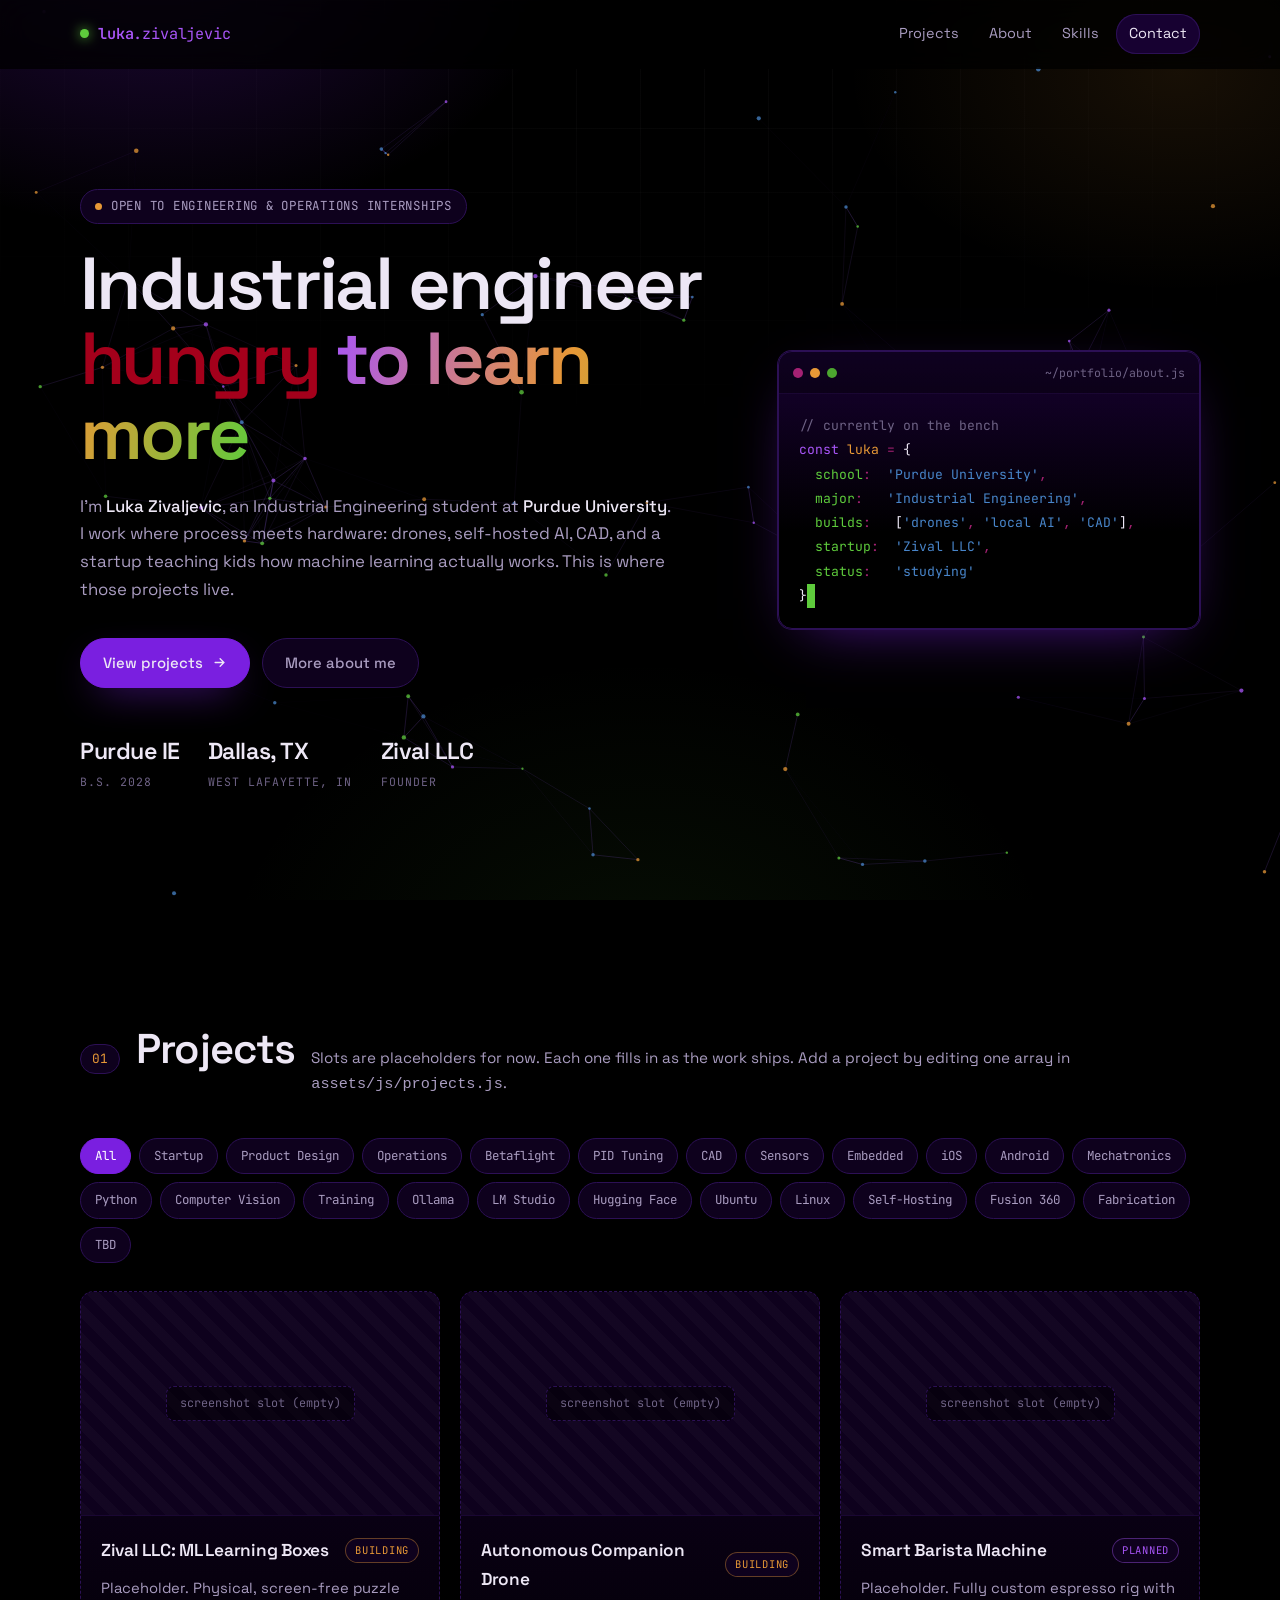
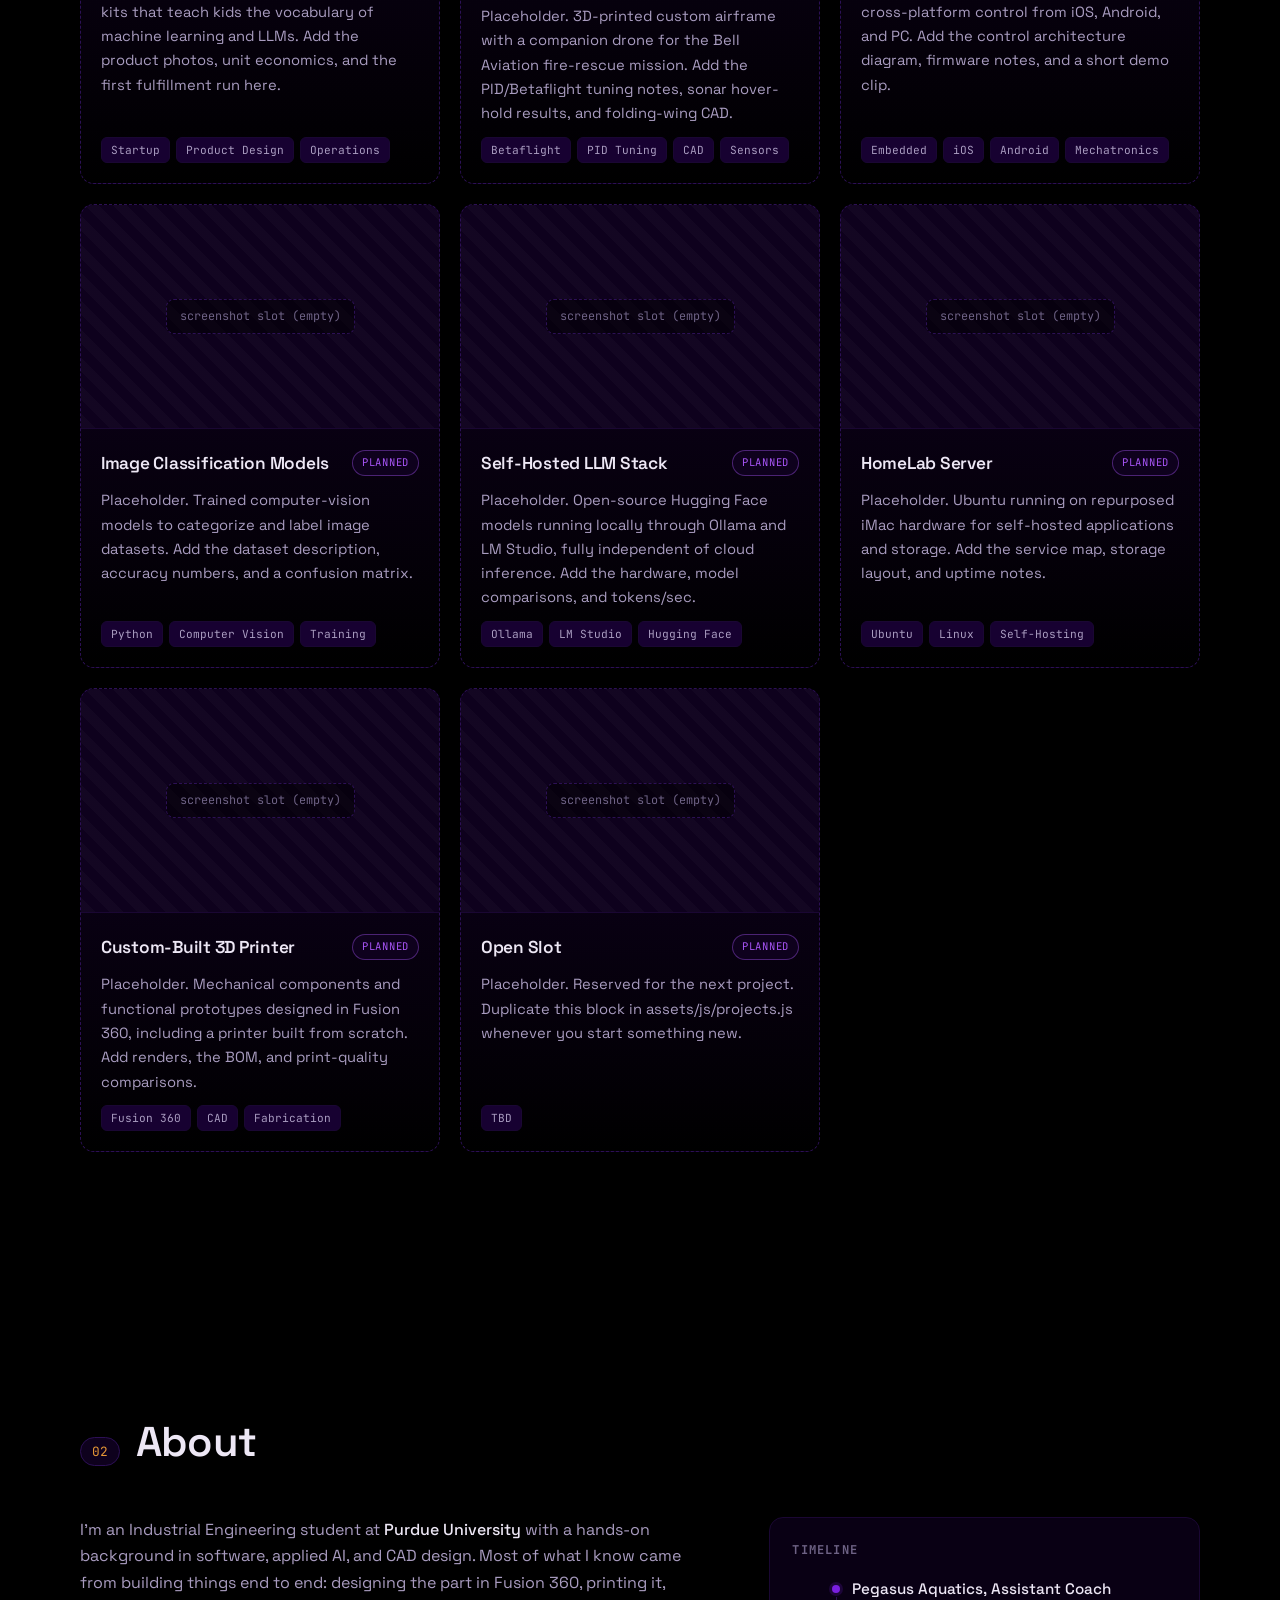
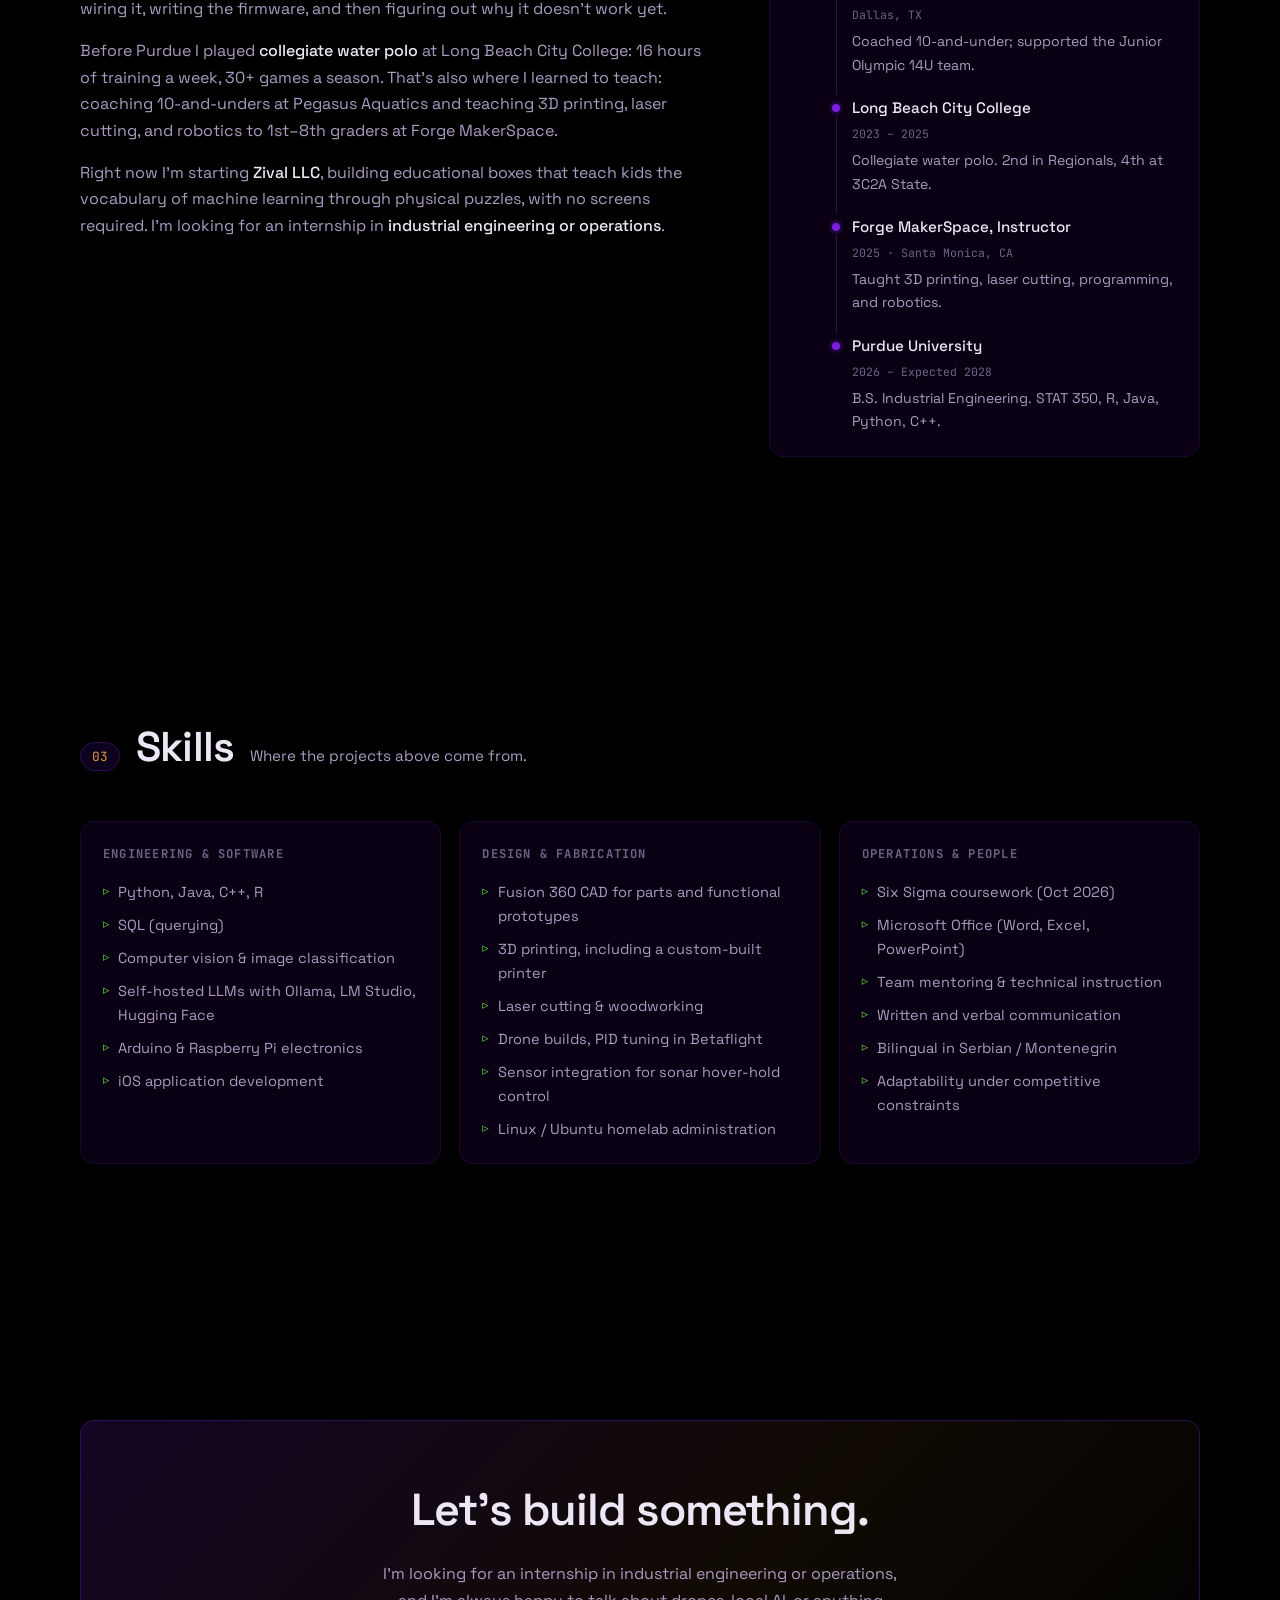
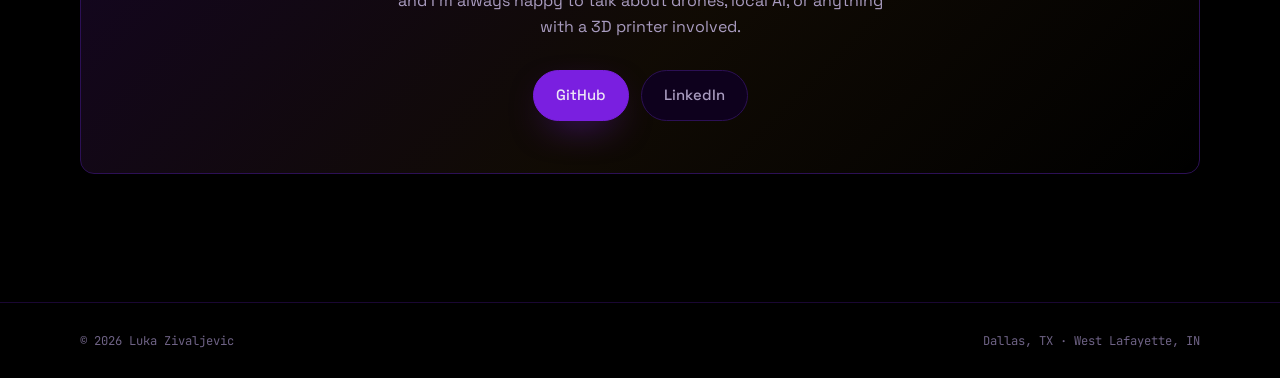
<file: index.html>
<!doctype html>
<html lang="en">
<head>
  <meta charset="utf-8" />
  <meta name="viewport" content="width=device-width, initial-scale=1" />
  <title>Luka Zivaljevic | Industrial Engineering Portfolio</title>
  <meta name="description" content="Portfolio of Luka Zivaljevic, an Industrial Engineering student at Purdue University building hardware, applied AI, and CAD projects." />
  <meta name="color-scheme" content="dark" />
  <meta name="theme-color" content="#000000" />
  <meta name="author" content="Luka Zivaljevic" />
  <link rel="canonical" href="https://luka.zivaljevic.net/" />
  <meta name="robots" content="index, follow, max-image-preview:large, max-snippet:-1" />

  <meta property="og:type" content="website" />
  <meta property="og:site_name" content="Luka Zivaljevic" />
  <meta property="og:locale" content="en_US" />
  <meta property="og:url" content="https://luka.zivaljevic.net/" />
  <meta property="og:title" content="Luka Zivaljevic | Industrial Engineering Portfolio" />
  <meta property="og:description" content="Hardware, applied AI, and CAD projects from an Industrial Engineering student at Purdue University." />
  <meta property="og:image" content="https://luka.zivaljevic.net/assets/img/og-image.png" />
  <meta property="og:image:width" content="1200" />
  <meta property="og:image:height" content="630" />
  <meta property="og:image:alt" content="Luka Zivaljevic, Industrial Engineering at Purdue University" />

  <meta name="twitter:card" content="summary_large_image" />
  <meta name="twitter:title" content="Luka Zivaljevic | Industrial Engineering Portfolio" />
  <meta name="twitter:description" content="Hardware, applied AI, and CAD projects from an Industrial Engineering student at Purdue University." />
  <meta name="twitter:image" content="https://luka.zivaljevic.net/assets/img/og-image.png" />

  <script type="application/ld+json">
  {
    "@context": "https://schema.org",
    "@graph": [
      {
        "@type": "WebSite",
        "@id": "https://luka.zivaljevic.net/#website",
        "url": "https://luka.zivaljevic.net/",
        "name": "Luka Zivaljevic | Industrial Engineering Portfolio",
        "inLanguage": "en-US",
        "publisher": { "@id": "https://luka.zivaljevic.net/#person" }
      },
      {
        "@type": "ProfilePage",
        "@id": "https://luka.zivaljevic.net/#profilepage",
        "url": "https://luka.zivaljevic.net/",
        "name": "Luka Zivaljevic | Industrial Engineering Portfolio",
        "isPartOf": { "@id": "https://luka.zivaljevic.net/#website" },
        "about": { "@id": "https://luka.zivaljevic.net/#person" },
        "primaryImageOfPage": "https://luka.zivaljevic.net/assets/img/og-image.png"
      },
      {
        "@type": "Person",
        "@id": "https://luka.zivaljevic.net/#person",
        "name": "Luka Zivaljevic",
        "url": "https://luka.zivaljevic.net/",
        "image": "https://luka.zivaljevic.net/assets/img/og-image.png",
        "jobTitle": "Industrial Engineering Student",
        "description": "Industrial Engineering student at Purdue University building drones, self-hosted AI, and CAD projects, and founder of Zival LLC.",
        "alumniOf": [
          { "@type": "CollegeOrUniversity", "name": "Purdue University" },
          { "@type": "CollegeOrUniversity", "name": "Long Beach City College" }
        ],
        "affiliation": { "@type": "CollegeOrUniversity", "name": "Purdue University" },
        "knowsLanguage": ["English", "Serbian"],
        "knowsAbout": [
          "Industrial Engineering", "Operations", "Process Improvement", "Six Sigma",
          "CAD", "Fusion 360", "3D Printing", "Drones", "Machine Learning",
          "Computer Vision", "Self-Hosted Language Models", "Python", "Java", "C++"
        ],
        "sameAs": [
          "https://github.com/luka-zivaljevic",
          "https://www.linkedin.com/in/luka-zivaljevic/"
        ]
      }
    ]
  }
  </script>

  <link rel="icon" href="assets/img/favicon.svg" type="image/svg+xml" />
  <link rel="preconnect" href="https://fonts.googleapis.com" />
  <link rel="preconnect" href="https://fonts.gstatic.com" crossorigin />
  <link href="https://fonts.googleapis.com/css2?family=Space+Grotesk:wght@400;500;600;700&family=JetBrains+Mono:wght@400;500&display=swap" rel="stylesheet" />
  <link rel="stylesheet" href="assets/css/main.css" />

  <!-- Set before first paint: CSS uses .js to decide whether to animate content in.
       Without it every section renders visible, which is what crawlers get. -->
  <script>document.documentElement.classList.add("js");</script>
</head>
<body>

  <!-- Interactive vector-point field (assets/js/background.js) -->
  <canvas id="bg-canvas" aria-hidden="true"></canvas>

  <!-- ===================== NAV ===================== -->
  <header class="nav">
    <div class="wrap nav-inner">
      <a class="brand" href="#top">
        <span class="dot"></span>
        <span><b>luka</b><span>.zivaljevic</span></span>
      </a>

      <button class="nav-toggle" id="nav-toggle" aria-expanded="false" aria-controls="nav-links" aria-label="Toggle navigation">
        <svg width="18" height="18" viewBox="0 0 24 24" fill="none" stroke="currentColor" stroke-width="2" stroke-linecap="round">
          <path d="M3 6h18M3 12h18M3 18h18" />
        </svg>
      </button>

      <nav class="nav-links" id="nav-links">
        <a href="#projects">Projects</a>
        <a href="#about">About</a>
        <a href="#skills">Skills</a>
        <a href="#contact">Contact</a>
      </nav>
    </div>
  </header>

  <main id="top">

    <!-- ===================== HERO ===================== -->
    <section class="hero">
      <div class="wrap hero-grid">
        <div>
          <span class="eyebrow"><span class="pulse"></span> Open to engineering &amp; operations internships</span>

          <h1>Industrial engineer<br /><span class="cherry">hungry</span> <span class="grad">to learn more</span></h1>

          <p class="lede">
            I'm <strong>Luka Zivaljevic</strong>, an Industrial Engineering student at
            <strong>Purdue University</strong>. I work where process meets hardware: drones,
            self-hosted AI, CAD, and a startup teaching kids how machine learning actually works.
            This is where those projects live.
          </p>

          <div class="hero-cta">
            <a class="btn btn-primary" href="#projects">
              View projects
              <svg width="15" height="15" viewBox="0 0 24 24" fill="none" stroke="currentColor" stroke-width="2.2" stroke-linecap="round"><path d="M5 12h14M13 6l6 6-6 6"/></svg>
            </a>
            <a class="btn btn-ghost" href="#about">More about me</a>
          </div>

          <div class="hero-stats">
            <div><b>Purdue IE</b><span>B.S. 2028</span></div>
            <div><b>Dallas, TX</b><span>West Lafayette, IN</span></div>
            <div><b>Zival LLC</b><span>Founder</span></div>
          </div>
        </div>

        <!-- Terminal card: the palette's syntax colors, in situ -->
        <div class="terminal reveal">
          <div class="terminal-bar">
            <i></i><i></i><i></i>
            <small>~/portfolio/about.js</small>
          </div>
<pre><span class="tc">// currently on the bench</span>
<span class="tk">const</span> <span class="tt">luka</span> <span class="tp">=</span> {
  <span class="ta">school</span><span class="tp">:</span>  <span class="ts">'Purdue University'</span><span class="tp">,</span>
  <span class="ta">major</span><span class="tp">:</span>   <span class="ts">'Industrial Engineering'</span><span class="tp">,</span>
  <span class="ta">builds</span><span class="tp">:</span>   [<span class="ts">'drones'</span><span class="tp">,</span> <span class="ts">'local AI'</span><span class="tp">,</span> <span class="ts">'CAD'</span>]<span class="tp">,</span>
  <span class="ta">startup</span><span class="tp">:</span>  <span class="ts">'Zival LLC'</span><span class="tp">,</span>
  <span class="ta">status</span><span class="tp">:</span>   <span class="ts">'studying'</span>
}<span class="caret">&nbsp;</span></pre>
        </div>
      </div>
    </section>

    <!-- ===================== PROJECTS ===================== -->
    <section id="projects" aria-labelledby="projects-title">
      <div class="wrap">
        <div class="section-head reveal">
          <span class="idx">01</span>
          <h2 id="projects-title">Projects</h2>
          <p>Slots are placeholders for now. Each one fills in as the work ships. Add a project by editing one array in <code>assets/js/projects.js</code>.</p>
        </div>

        <div class="filters" id="project-filters" role="group" aria-label="Filter projects by tag"></div>
        <div class="grid" id="project-grid"><!-- prerender:start -->
      <article class="card reveal is-placeholder">
        <div class="card-media"><span class="slot">screenshot slot (empty)</span></div>
        <div class="card-body">
          <div class="card-top">
            <h3>Zival LLC: ML Learning Boxes</h3>
            <span class="status" data-status="building">building</span>
          </div>
          <p>Placeholder. Physical, screen-free puzzle kits that teach kids the vocabulary of machine learning and LLMs. Add the product photos, unit economics, and the first fulfillment run here.</p>
          <div class="tags"><span class="tag">Startup</span><span class="tag">Product Design</span><span class="tag">Operations</span></div>
          
        </div>
      </article>
      <article class="card reveal is-placeholder">
        <div class="card-media"><span class="slot">screenshot slot (empty)</span></div>
        <div class="card-body">
          <div class="card-top">
            <h3>Autonomous Companion Drone</h3>
            <span class="status" data-status="building">building</span>
          </div>
          <p>Placeholder. 3D-printed custom airframe with a companion drone for the Bell Aviation fire-rescue mission. Add the PID/Betaflight tuning notes, sonar hover-hold results, and folding-wing CAD.</p>
          <div class="tags"><span class="tag">Betaflight</span><span class="tag">PID Tuning</span><span class="tag">CAD</span><span class="tag">Sensors</span></div>
          
        </div>
      </article>
      <article class="card reveal is-placeholder">
        <div class="card-media"><span class="slot">screenshot slot (empty)</span></div>
        <div class="card-body">
          <div class="card-top">
            <h3>Smart Barista Machine</h3>
            <span class="status" data-status="planned">planned</span>
          </div>
          <p>Placeholder. Fully custom espresso rig with cross-platform control from iOS, Android, and PC. Add the control architecture diagram, firmware notes, and a short demo clip.</p>
          <div class="tags"><span class="tag">Embedded</span><span class="tag">iOS</span><span class="tag">Android</span><span class="tag">Mechatronics</span></div>
          
        </div>
      </article>
      <article class="card reveal is-placeholder">
        <div class="card-media"><span class="slot">screenshot slot (empty)</span></div>
        <div class="card-body">
          <div class="card-top">
            <h3>Image Classification Models</h3>
            <span class="status" data-status="planned">planned</span>
          </div>
          <p>Placeholder. Trained computer-vision models to categorize and label image datasets. Add the dataset description, accuracy numbers, and a confusion matrix.</p>
          <div class="tags"><span class="tag">Python</span><span class="tag">Computer Vision</span><span class="tag">Training</span></div>
          
        </div>
      </article>
      <article class="card reveal is-placeholder">
        <div class="card-media"><span class="slot">screenshot slot (empty)</span></div>
        <div class="card-body">
          <div class="card-top">
            <h3>Self-Hosted LLM Stack</h3>
            <span class="status" data-status="planned">planned</span>
          </div>
          <p>Placeholder. Open-source Hugging Face models running locally through Ollama and LM Studio, fully independent of cloud inference. Add the hardware, model comparisons, and tokens/sec.</p>
          <div class="tags"><span class="tag">Ollama</span><span class="tag">LM Studio</span><span class="tag">Hugging Face</span></div>
          
        </div>
      </article>
      <article class="card reveal is-placeholder">
        <div class="card-media"><span class="slot">screenshot slot (empty)</span></div>
        <div class="card-body">
          <div class="card-top">
            <h3>HomeLab Server</h3>
            <span class="status" data-status="planned">planned</span>
          </div>
          <p>Placeholder. Ubuntu running on repurposed iMac hardware for self-hosted applications and storage. Add the service map, storage layout, and uptime notes.</p>
          <div class="tags"><span class="tag">Ubuntu</span><span class="tag">Linux</span><span class="tag">Self-Hosting</span></div>
          
        </div>
      </article>
      <article class="card reveal is-placeholder">
        <div class="card-media"><span class="slot">screenshot slot (empty)</span></div>
        <div class="card-body">
          <div class="card-top">
            <h3>Custom-Built 3D Printer</h3>
            <span class="status" data-status="planned">planned</span>
          </div>
          <p>Placeholder. Mechanical components and functional prototypes designed in Fusion 360, including a printer built from scratch. Add renders, the BOM, and print-quality comparisons.</p>
          <div class="tags"><span class="tag">Fusion 360</span><span class="tag">CAD</span><span class="tag">Fabrication</span></div>
          
        </div>
      </article>
      <article class="card reveal is-placeholder">
        <div class="card-media"><span class="slot">screenshot slot (empty)</span></div>
        <div class="card-body">
          <div class="card-top">
            <h3>Open Slot</h3>
            <span class="status" data-status="planned">planned</span>
          </div>
          <p>Placeholder. Reserved for the next project. Duplicate this block in assets/js/projects.js whenever you start something new.</p>
          <div class="tags"><span class="tag">TBD</span></div>
          
        </div>
      </article>
      <!-- prerender:end --></div>
      </div>
    </section>

    <!-- ===================== ABOUT ===================== -->
    <section id="about" aria-labelledby="about-title">
      <div class="wrap">
        <div class="section-head reveal">
          <span class="idx">02</span>
          <h2 id="about-title">About</h2>
        </div>

        <div class="about-grid">
          <div class="prose reveal">
            <p>
              I'm an Industrial Engineering student at <strong>Purdue University</strong> with a
              hands-on background in software, applied AI, and CAD design. Most of what I know came
              from building things end to end: designing the part in Fusion 360, printing it,
              wiring it, writing the firmware, and then figuring out why it doesn't work yet.
            </p>
            <p>
              Before Purdue I played <strong>collegiate water polo</strong> at Long Beach City
              College: 16 hours of training a week, 30+ games a season. That's also where I
              learned to teach: coaching 10-and-unders at Pegasus Aquatics and teaching 3D
              printing, laser cutting, and robotics to 1st–8th graders at Forge MakerSpace.
            </p>
            <p>
              Right now I'm starting <strong>Zival LLC</strong>, building educational boxes that
              teach kids the vocabulary of machine learning through physical puzzles, with no
              screens required. I'm looking for an internship in <strong>industrial engineering or
              operations</strong>.
            </p>
          </div>

          <aside class="panel reveal">
            <h3>Timeline</h3>
            <ul class="timeline">
              <li>
                <b>Pegasus Aquatics, Assistant Coach</b>
                <span>Dallas, TX</span>
                <p>Coached 10-and-under; supported the Junior Olympic 14U team.</p>
              </li>
              <li>
                <b>Long Beach City College</b>
                <span>2023 – 2025</span>
                <p>Collegiate water polo. 2nd in Regionals, 4th at 3C2A State.</p>
              </li>
              <li>
                <b>Forge MakerSpace, Instructor</b>
                <span>2025 · Santa Monica, CA</span>
                <p>Taught 3D printing, laser cutting, programming, and robotics.</p>
              </li>
              <li>
                <b>Purdue University</b>
                <span>2026 – Expected 2028</span>
                <p>B.S. Industrial Engineering. STAT 350, R, Java, Python, C++.</p>
              </li>
            </ul>
          </aside>
        </div>
      </div>
    </section>

    <!-- ===================== SKILLS ===================== -->
    <section id="skills" aria-labelledby="skills-title">
      <div class="wrap">
        <div class="section-head reveal">
          <span class="idx">03</span>
          <h2 id="skills-title">Skills</h2>
          <p>Where the projects above come from.</p>
        </div>

        <div class="skill-cols">
          <div class="panel reveal">
            <h3>Engineering &amp; Software</h3>
            <ul>
              <li>Python, Java, C++, R</li>
              <li>SQL (querying)</li>
              <li>Computer vision &amp; image classification</li>
              <li>Self-hosted LLMs with Ollama, LM Studio, Hugging Face</li>
              <li>Arduino &amp; Raspberry Pi electronics</li>
              <li>iOS application development</li>
            </ul>
          </div>

          <div class="panel reveal">
            <h3>Design &amp; Fabrication</h3>
            <ul>
              <li>Fusion 360 CAD for parts and functional prototypes</li>
              <li>3D printing, including a custom-built printer</li>
              <li>Laser cutting &amp; woodworking</li>
              <li>Drone builds, PID tuning in Betaflight</li>
              <li>Sensor integration for sonar hover-hold control</li>
              <li>Linux / Ubuntu homelab administration</li>
            </ul>
          </div>

          <div class="panel reveal">
            <h3>Operations &amp; People</h3>
            <ul>
              <li>Six Sigma coursework (Oct 2026)</li>
              <li>Microsoft Office (Word, Excel, PowerPoint)</li>
              <li>Team mentoring &amp; technical instruction</li>
              <li>Written and verbal communication</li>
              <li>Bilingual in Serbian / Montenegrin</li>
              <li>Adaptability under competitive constraints</li>
            </ul>
          </div>
        </div>
      </div>
    </section>

    <!-- ===================== CONTACT ===================== -->
    <section id="contact" aria-labelledby="contact-title">
      <div class="wrap">
        <div class="contact-card reveal">
          <h2 id="contact-title">Let’s build something.</h2>
          <p>
            I'm looking for an internship in industrial engineering or operations, and I'm always
            happy to talk about drones, local AI, or anything with a 3D printer involved.
          </p>
          <!-- NOTE: no email, phone, or other direct contact details on this site by design.
               Revisit once there's an obfuscation / anti-scraping approach in place. -->
          <div class="contact-links">
            <a class="btn btn-primary" href="https://github.com/luka-zivaljevic" target="_blank" rel="noopener">GitHub</a>
            <a class="btn btn-ghost" href="https://www.linkedin.com/in/luka-zivaljevic/" target="_blank" rel="noopener">LinkedIn</a>
          </div>
        </div>
      </div>
    </section>
  </main>

  <footer>
    <div class="wrap foot">
      <span>© <span id="year"></span> Luka Zivaljevic</span>
      <span>Dallas, TX · West Lafayette, IN</span>
    </div>
  </footer>

  <script defer src="assets/js/background.js"></script>
  <script defer src="assets/js/projects.js"></script>
  <script defer src="assets/js/main.js"></script>
</body>
</html>
</file>
<file: assets/css/main.css>
@import url("theme.css");

/* ---------- Reset ---------- */
*, *::before, *::after { box-sizing: border-box; }
* { margin: 0; }
html { scroll-behavior: smooth; scroll-padding-top: 90px; -webkit-text-size-adjust: 100%; }
body {
  background: var(--bg);
  color: var(--text);
  font-family: var(--font-sans);
  font-size: 16px;
  line-height: 1.65;
  -webkit-font-smoothing: antialiased;
  overflow-x: hidden;
}
img, svg { display: block; max-width: 100%; }
a { color: inherit; text-decoration: none; }
button { font: inherit; color: inherit; background: none; border: 0; cursor: pointer; }
:focus-visible { outline: 2px solid var(--violet-soft); outline-offset: 3px; border-radius: 4px; }

/* ---------- Ambient background ---------- */
#bg-canvas {
  position: fixed; inset: 0; z-index: -1;
  width: 100vw; height: 100vh;
  pointer-events: none;           /* the page stays fully clickable */
}
body::before {
  content: "";
  position: fixed; inset: 0; z-index: -3;
  background:
    radial-gradient(70ch 50ch at 12% -8%,  rgba(122,31,224,.28), transparent 60%),
    radial-gradient(60ch 40ch at 92% 8%,   rgba(231,152,54,.10), transparent 55%),
    radial-gradient(70ch 55ch at 50% 110%, rgba(76,166,47,.09),  transparent 60%);
}
body::after { /* faint grid, like a code editor gutter */
  content: "";
  position: fixed; inset: 0; z-index: -2; pointer-events: none;
  background-image:
    linear-gradient(to right, rgba(237,231,245,.028) 1px, transparent 1px),
    linear-gradient(to bottom, rgba(237,231,245,.028) 1px, transparent 1px);
  background-size: 64px 64px;
  mask-image: radial-gradient(ellipse 90% 60% at 50% 0%, #000 20%, transparent 80%);
}

/* ---------- Layout ---------- */
.wrap { width: min(var(--maxw), 100% - var(--gutter) * 2); margin-inline: auto; }
main, .nav, footer { position: relative; z-index: 1; }
section { padding-block: clamp(72px, 10vw, 128px); }
.section-head { display: flex; align-items: baseline; gap: 16px; flex-wrap: wrap; margin-bottom: 40px; }
.section-head h2 { font-size: clamp(1.7rem, 3.6vw, 2.6rem); letter-spacing: -.02em; font-weight: 600; }
.section-head .idx {
  font-family: var(--font-mono); font-size: .8rem; color: var(--amber);
  border: 1px solid var(--line); border-radius: 999px; padding: 3px 11px; background: var(--surface);
}
.section-head p { color: var(--text-dim); flex: 1 1 260px; font-size: .95rem; }

/* ---------- Nav ---------- */
.nav {
  position: sticky; top: 0; z-index: 50;
  backdrop-filter: blur(14px);
  background: color-mix(in srgb, var(--void) 78%, transparent);
  border-bottom: 1px solid transparent;
  transition: border-color .3s var(--ease), background .3s var(--ease);
}
.nav.is-stuck { border-bottom-color: var(--line-soft); background: color-mix(in srgb, var(--void) 92%, transparent); }
.nav-inner { display: flex; align-items: center; justify-content: space-between; gap: 20px; height: 68px; }
.brand { font-family: var(--font-mono); font-size: .95rem; letter-spacing: -.01em; display: flex; align-items: center; gap: 9px; }
.brand .dot { width: 9px; height: 9px; border-radius: 50%; background: var(--lime-bright); box-shadow: 0 0 12px var(--lime-bright); }
.brand b { font-weight: 600; }
.brand span { color: var(--violet-soft); }
.nav-links { display: flex; align-items: center; gap: 4px; }
.nav-links a {
  font-size: .9rem; color: var(--text-dim); padding: 8px 13px; border-radius: 999px;
  transition: color .2s var(--ease), background .2s var(--ease);
}
.nav-links a:hover { color: var(--text); background: var(--surface-2); }
.nav-links a.active { color: var(--text); background: var(--surface-2); box-shadow: inset 0 0 0 1px var(--line); }
.nav-toggle { display: none; padding: 8px; border-radius: var(--radius-sm); border: 1px solid var(--line); }

/* ---------- Hero ---------- */
.hero { padding-block: clamp(64px, 12vw, 120px) clamp(56px, 8vw, 96px); }
.hero-grid { display: grid; grid-template-columns: 1.35fr .9fr; gap: clamp(32px, 5vw, 64px); align-items: center; }
.eyebrow {
  display: inline-flex; align-items: center; gap: 9px; font-family: var(--font-mono);
  font-size: .78rem; letter-spacing: .06em; text-transform: uppercase; color: var(--text-dim);
  border: 1px solid var(--line); background: var(--surface); padding: 6px 14px; border-radius: 999px;
}
.eyebrow .pulse { width: 7px; height: 7px; border-radius: 50%; background: var(--amber); animation: pulse 2.4s infinite; }
@keyframes pulse { 0%,100% { opacity: 1; } 50% { opacity: .25; } }
.hero h1 {
  font-size: clamp(2.6rem, 7vw, 4.6rem); line-height: 1.02; letter-spacing: -.035em;
  font-weight: 600; margin-top: 22px;
}
.hero h1 .grad {
  background: linear-gradient(105deg, var(--violet-soft) 0%, var(--amber) 55%, var(--lime-bright) 100%);
  -webkit-background-clip: text; background-clip: text; color: transparent;
}
.hero h1 .cherry { color: var(--cherry); }
.hero .lede { margin-top: 22px; max-width: 54ch; color: var(--text-dim); font-size: 1.05rem; }
.hero .lede strong { color: var(--text); font-weight: 500; }
.hero-cta { display: flex; flex-wrap: wrap; gap: 12px; margin-top: 34px; }

.btn {
  display: inline-flex; align-items: center; gap: 9px; padding: 12px 22px; border-radius: 999px;
  font-size: .93rem; font-weight: 500; border: 1px solid var(--line);
  transition: transform .2s var(--ease), background .2s var(--ease), border-color .2s var(--ease), box-shadow .2s var(--ease);
}
.btn:hover { transform: translateY(-2px); }
.btn-primary { background: var(--violet); border-color: var(--violet); box-shadow: 0 14px 40px -18px var(--violet); }
.btn-primary:hover { background: var(--violet-soft); border-color: var(--violet-soft); }
.btn-ghost { background: var(--surface); color: var(--text-dim); }
.btn-ghost:hover { color: var(--text); background: var(--surface-2); border-color: var(--surface-3); }

.hero-stats { display: flex; gap: 28px; margin-top: 44px; flex-wrap: wrap; }
.hero-stats div { display: grid; gap: 2px; }
.hero-stats b { font-size: 1.45rem; font-weight: 600; letter-spacing: -.02em; }
.hero-stats span { font-family: var(--font-mono); font-size: .72rem; text-transform: uppercase; letter-spacing: .09em; color: var(--text-faint); }

/* Terminal card */
.terminal {
  border: 1px solid var(--line); border-radius: var(--radius); overflow: hidden;
  background: linear-gradient(180deg, var(--surface-2), var(--void) 65%);
  box-shadow: var(--glow);
}
.terminal-bar { display: flex; align-items: center; gap: 7px; padding: 11px 14px; border-bottom: 1px solid var(--line-soft); background: rgba(0,0,0,.35); }
.terminal-bar i { width: 10px; height: 10px; border-radius: 50%; display: block; }
.terminal-bar i:nth-child(1) { background: var(--magenta); }
.terminal-bar i:nth-child(2) { background: var(--amber); }
.terminal-bar i:nth-child(3) { background: var(--lime); }
.terminal-bar small { margin-left: auto; font-family: var(--font-mono); font-size: .72rem; color: var(--text-faint); }
.terminal pre { margin: 0; padding: 20px; font-family: var(--font-mono); font-size: .82rem; line-height: 1.85; overflow-x: auto; }
.tk { color: var(--violet-soft); }  /* keyword  */
.tt { color: var(--amber); }        /* tag/key  */
.ta { color: var(--lime-bright); }  /* attr     */
.ts { color: var(--azure); }        /* string   */
.tc { color: var(--text-faint); }   /* comment  */
.tp { color: var(--magenta); }      /* punct    */
.caret { display: inline-block; width: 8px; background: var(--lime-bright); animation: blink 1.1s steps(1) infinite; }
@keyframes blink { 0%,50% { opacity: 1; } 51%,100% { opacity: 0; } }

/* ---------- Project grid ---------- */
.filters { display: flex; flex-wrap: wrap; gap: 8px; margin-bottom: 28px; }
.chip {
  font-family: var(--font-mono); font-size: .78rem; padding: 7px 14px; border-radius: 999px;
  border: 1px solid var(--line); color: var(--text-dim); background: var(--surface);
  transition: all .2s var(--ease);
}
.chip:hover { color: var(--text); border-color: var(--surface-3); }
.chip[aria-pressed="true"] { background: var(--violet); border-color: var(--violet); color: #fff; }

.grid { display: grid; grid-template-columns: repeat(auto-fill, minmax(300px, 1fr)); gap: 20px; }

.card {
  position: relative; display: flex; flex-direction: column; overflow: hidden;
  border: 1px solid var(--line-soft); border-radius: var(--radius);
  background: linear-gradient(180deg, rgba(23,1,49,.72), rgba(0,0,0,.72));
  transition: transform .3s var(--ease), border-color .3s var(--ease), box-shadow .3s var(--ease);
}
.card:hover { transform: translateY(-4px); border-color: var(--line); box-shadow: 0 26px 60px -34px rgba(122,31,224,.9); }
.card.is-placeholder { border-style: dashed; border-color: var(--line); }

/* Empty media slot. Drop a screenshot in later */
.card-media {
  aspect-ratio: 16 / 10; position: relative; display: grid; place-items: center;
  background:
    repeating-linear-gradient(45deg, rgba(237,231,245,.022) 0 10px, transparent 10px 20px),
    var(--surface);
  border-bottom: 1px solid var(--line-soft);
}
.card-media img { width: 100%; height: 100%; object-fit: cover; }
.card-media .slot {
  font-family: var(--font-mono); font-size: .74rem; color: var(--text-faint);
  border: 1px dashed var(--line); border-radius: var(--radius-sm); padding: 7px 13px;
  background: rgba(0,0,0,.45);
}
.card-body { padding: 20px; display: flex; flex-direction: column; gap: 11px; flex: 1; }
.card-top { display: flex; align-items: center; gap: 10px; }
.card-top h3 { font-size: 1.08rem; font-weight: 600; letter-spacing: -.015em; }
.status {
  margin-left: auto; font-family: var(--font-mono); font-size: .66rem; letter-spacing: .07em;
  text-transform: uppercase; padding: 3px 9px; border-radius: 999px; white-space: nowrap;
  border: 1px solid var(--line); color: var(--text-dim); background: var(--surface);
}
.status[data-status="live"]     { color: var(--lime-bright); border-color: color-mix(in srgb, var(--lime-bright) 40%, transparent); }
.status[data-status="building"] { color: var(--amber);       border-color: color-mix(in srgb, var(--amber) 40%, transparent); }
.status[data-status="planned"]  { color: var(--violet-soft); border-color: color-mix(in srgb, var(--violet-soft) 40%, transparent); }
.card-body p { color: var(--text-dim); font-size: .92rem; flex: 1; }
.tags { display: flex; flex-wrap: wrap; gap: 6px; }
.tag {
  font-family: var(--font-mono); font-size: .7rem; padding: 3px 9px; border-radius: 6px;
  background: var(--surface-2); color: var(--text-dim); border: 1px solid var(--line-soft);
}
.card-links { display: flex; gap: 14px; padding-top: 4px; }
.card-links a { font-size: .84rem; color: var(--amber); border-bottom: 1px solid transparent; transition: border-color .2s; }
.card-links a:hover { border-bottom-color: var(--amber); }

/* ---------- About ---------- */
.about-grid { display: grid; grid-template-columns: 1.25fr .85fr; gap: clamp(28px, 5vw, 56px); }
.prose p + p { margin-top: 16px; }
.prose p { color: var(--text-dim); }
.prose strong { color: var(--text); font-weight: 500; }
.panel { border: 1px solid var(--line-soft); border-radius: var(--radius); background: rgba(23,1,49,.42); padding: 22px; }
.panel h3 { font-family: var(--font-mono); font-size: .76rem; letter-spacing: .1em; text-transform: uppercase; color: var(--text-faint); margin-bottom: 16px; }
.timeline { display: grid; gap: 18px; }
.timeline li { list-style: none; position: relative; padding-left: 20px; }
.timeline li::before {
  content: ""; position: absolute; left: 0; top: 9px; width: 8px; height: 8px; border-radius: 50%;
  background: var(--violet); box-shadow: 0 0 0 3px rgba(122,31,224,.18);
}
.timeline li::after { content: ""; position: absolute; left: 3.5px; top: 21px; bottom: -18px; width: 1px; background: var(--line); }
.timeline li:last-child::after { display: none; }
.timeline b { display: block; font-weight: 500; font-size: .95rem; }
.timeline span { font-family: var(--font-mono); font-size: .72rem; color: var(--text-faint); }
.timeline p { font-size: .88rem; color: var(--text-dim); margin-top: 3px; }

/* ---------- Skills ---------- */
.skill-cols { display: grid; grid-template-columns: repeat(auto-fit, minmax(240px, 1fr)); gap: 18px; }
.skill-cols ul { list-style: none; padding: 0; display: grid; gap: 9px; }
.skill-cols li { font-size: .91rem; color: var(--text-dim); display: flex; gap: 9px; align-items: flex-start; }
.skill-cols li::before { content: "▹"; color: var(--lime-bright); font-size: .8rem; line-height: 1.7; }

/* ---------- Contact ---------- */
.contact-card {
  border: 1px solid var(--line); border-radius: var(--radius);
  background: linear-gradient(135deg, rgba(122,31,224,.16), rgba(231,152,54,.07) 55%, transparent);
  padding: clamp(28px, 5vw, 52px); text-align: center;
}
.contact-card h2 { font-size: clamp(1.8rem, 4.2vw, 2.8rem); letter-spacing: -.025em; font-weight: 600; }
.contact-card p { color: var(--text-dim); max-width: 52ch; margin: 14px auto 0; }
.contact-links { display: flex; flex-wrap: wrap; justify-content: center; gap: 12px; margin-top: 30px; }

/* ---------- Footer ---------- */
footer { border-top: 1px solid var(--line-soft); padding-block: 28px; }
.foot { display: flex; justify-content: space-between; gap: 14px; flex-wrap: wrap; font-family: var(--font-mono); font-size: .76rem; color: var(--text-faint); }

/* ---------- Reveal on scroll ----------
   Scoped to .js on purpose: without JavaScript every .reveal element stays
   fully visible, so the pre-rendered project cards are never hidden from a
   crawler or a no-JS visitor. The <html class="js"> flag is set inline in the
   document head before any paint. */
.js .reveal { opacity: 0; transform: translateY(18px); transition: opacity .7s var(--ease), transform .7s var(--ease); }
.js .reveal.in { opacity: 1; transform: none; }

/* ---------- Responsive ---------- */
@media (max-width: 900px) {
  .hero-grid, .about-grid { grid-template-columns: 1fr; }
  .nav-links {
    position: absolute; top: 68px; left: var(--gutter); right: var(--gutter);
    flex-direction: column; align-items: stretch; gap: 2px; padding: 10px;
    border: 1px solid var(--line); border-radius: var(--radius);
    background: color-mix(in srgb, var(--void) 96%, transparent); backdrop-filter: blur(16px);
    display: none;
  }
  .nav-links.open { display: flex; }
  .nav-toggle { display: inline-flex; }
}
@media (prefers-reduced-motion: reduce) {
  *, *::before, *::after { animation-duration: .001ms !important; transition-duration: .001ms !important; }
  html { scroll-behavior: auto; }
  .js .reveal { opacity: 1; transform: none; }
}
</file>
